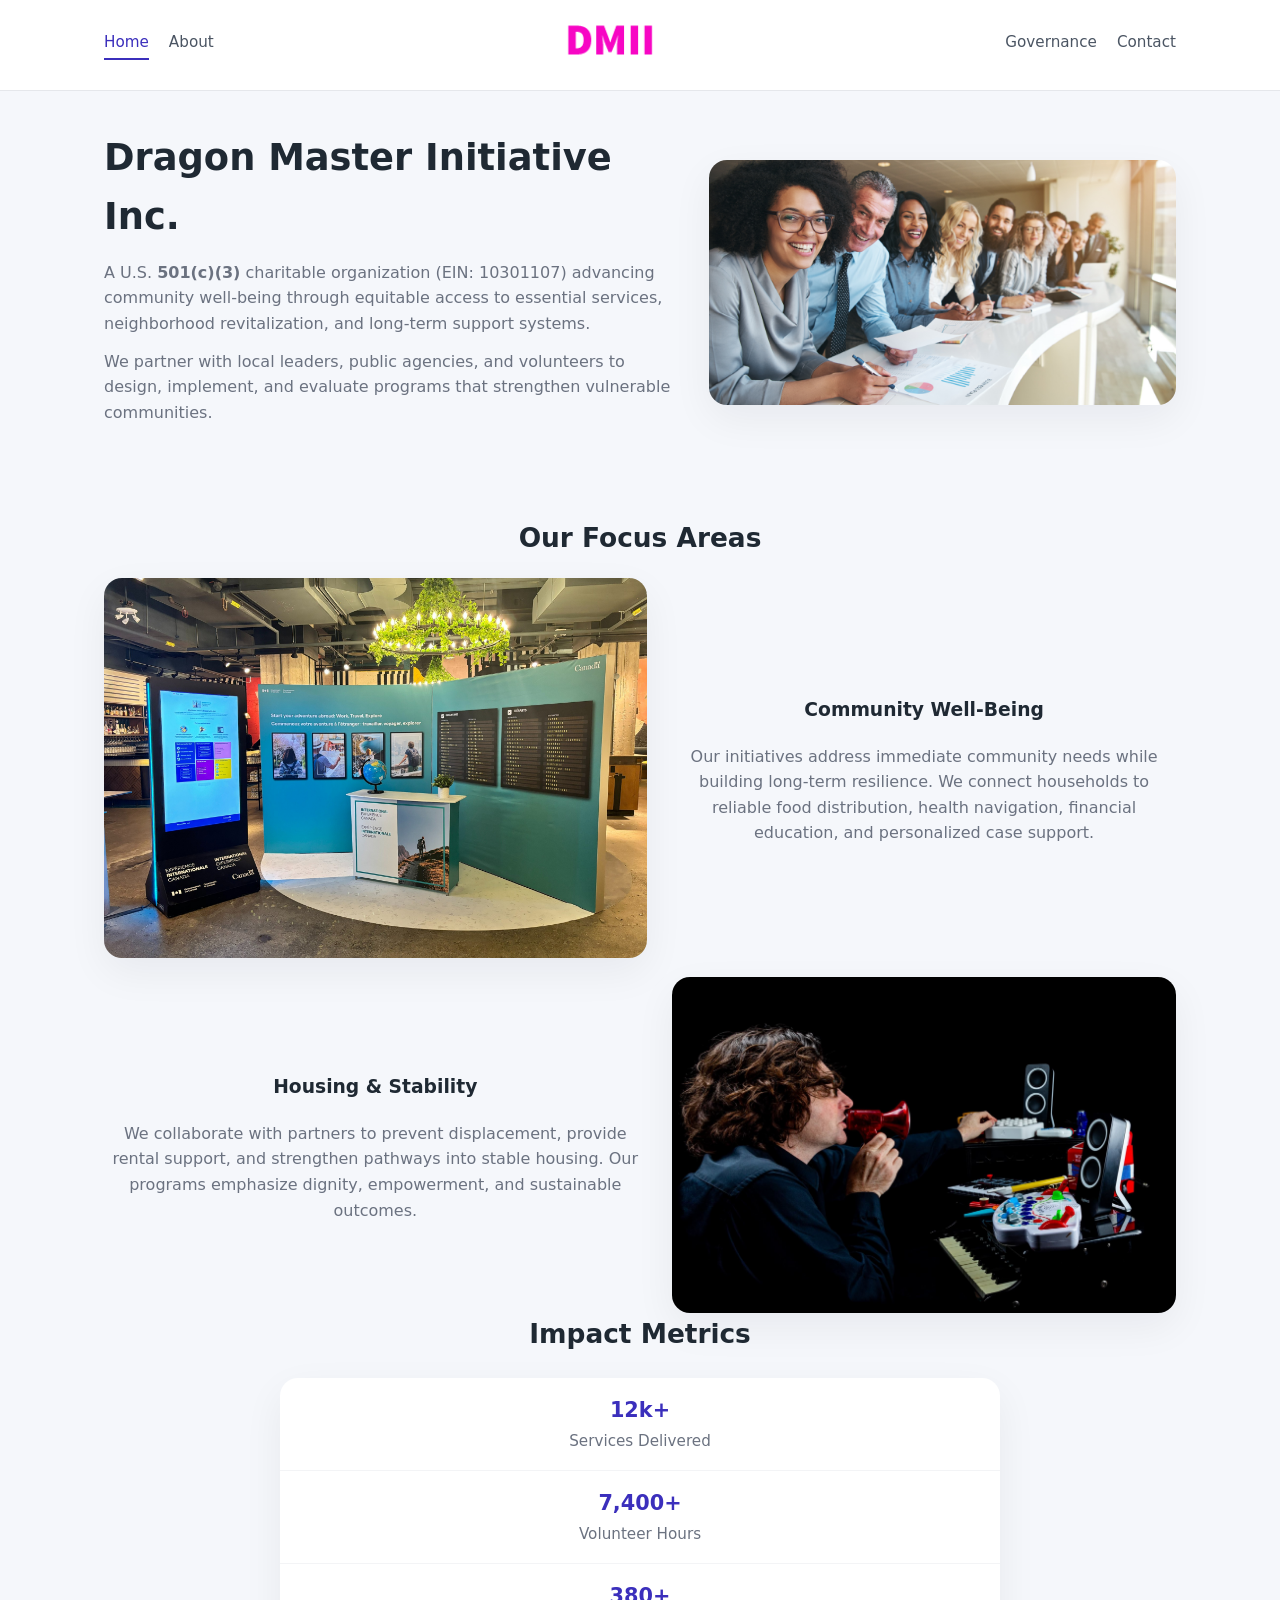
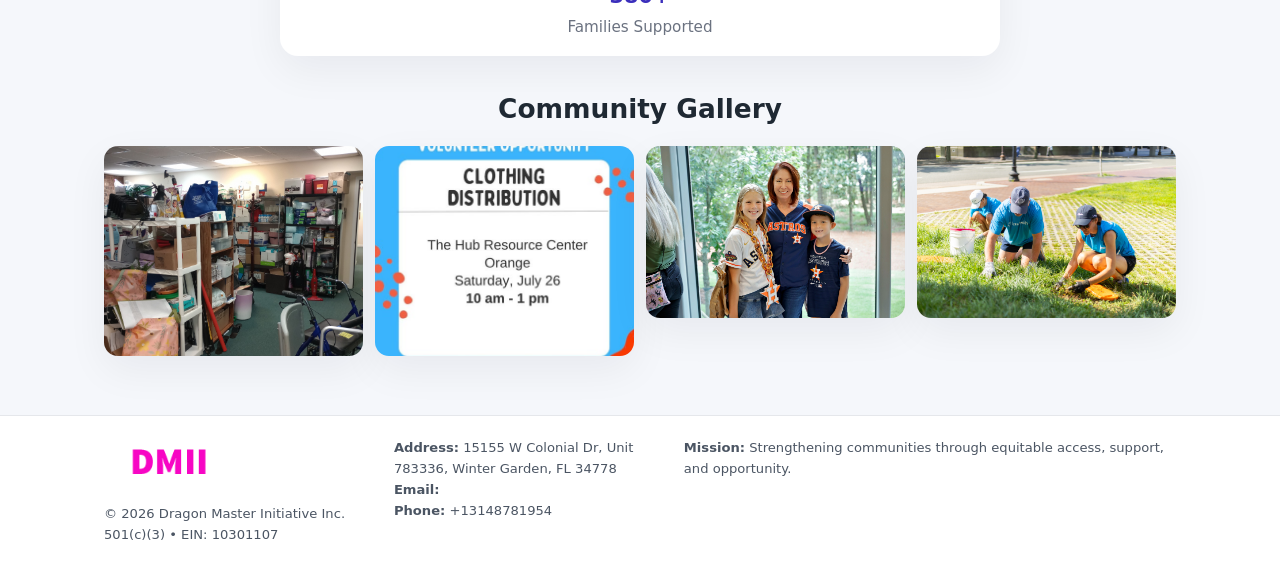
<file: index.html>
<!doctype html>
<html lang="en">
<head>
<meta charset="utf-8"/>
<meta name="viewport" content="width=device-width,initial-scale=1"/>
<title>Dragon Master Initiative Inc. – Nonprofit • 2025</title>
<link rel="stylesheet" href="assets/styles.css"/>
<link rel="icon" href="images/logo.png"/>

<meta name="data-ein" content="10301107">
<meta name="data-name" content="Dragon Master Initiative Inc.">
<meta name="data-email" content="">
<meta name="data-phone" content="+13148781954">
<meta name="data-address" content="15155 W Colonial Dr, Unit 783336,
Winter Garden, FL 34778">
<meta name="data-map" content="15155+W+Colonial+Dr,+Unit+783336,+Winter+Garden,+FL+34778">
  <meta name="description" content="Dedicated to community services, education, and direct relief, Dragon Master Initiative Inc.">
<meta name="facebook-domain-verification" content="eg380kvbt1v921palxytbe16p70wqd" />
</head>
<body>
<div style="position:absolute;left:-9999px;top:-9999px;opacity:0" data-uniq="{{UNIQUE_BLOB}}">
  <span>Dedicated to community services, education, and direct relief, Dragon Master Initiative Inc.</span><svg width="12" height="12" viewBox="0 0 12 12" xmlns="http://www.w3.org/2000/svg"><circle cx="6" cy="6" r="5" fill="#7c3aed"/></svg><img src="images/community.jpg" width="1" height="1" alt="" loading="lazy"/>
</div>


<header>
  <div class="header-inner">
    <nav>
      <a class="active" href="index.html">Home</a>
      <a href="about.html">About</a>
    </nav>
    <a href="index.html"><img src="images/logo.png" style="width:150px"></a>
    <nav>
      <a href="governance.html">Governance</a>
      <a href="contact.html">Contact</a>
    </nav>
  </div>
</header>

<div class="c17f88aff52">
  <div class="hero-wrap">
    <div>
      <h1>Dragon Master Initiative Inc.</h1>
      <p class="c38bda9c11e">
        A U.S. <strong>501(c)(3)</strong> charitable organization (EIN: 10301107) advancing
        community well-being through equitable access to essential services,
        neighborhood revitalization, and long-term support systems.
      </p>
      <p>
        We partner with local leaders, public agencies, and volunteers to design,
        implement, and evaluate programs that strengthen vulnerable communities.
      </p>
    </div>
    <img src="images/hero.jpg" alt="Community support">
  </div>
</div>

<section class="section">
  <h2>Our Focus Areas</h2>

  <div class="zig">
    <img src="images/jobs.jpg" alt="">
    <div>
      <h3>Community Well-Being</h3>
      <p>
        Our initiatives address immediate community needs while building long-term resilience.
        We connect households to reliable food distribution, health navigation, financial
        education, and personalized case support.
      </p>
    </div>
  </div>

  <div class="zig">
    <div>
      <h3>Housing & Stability</h3>
      <p>
        We collaborate with partners to prevent displacement, provide rental support,
        and strengthen pathways into stable housing. Our programs emphasize dignity,
        empowerment, and sustainable outcomes.
      </p>
    </div>
    <img src="images/land.jpg" alt="">
  </div>

  <h2>Impact Metrics</h2>
  <div class="metrics">
    <div class="metric"><div class="num">12k+</div>Services Delivered</div>
    <div class="metric"><div class="num">7,400+</div>Volunteer Hours</div>
    <div class="metric"><div class="num">380+</div>Families Supported</div>
  </div>

  <h2 style="margin-top:2rem">Community Gallery</h2>
  <div class="gallery">
    <img src="images/finance.jpg" alt="">
    <img src="images/education.jpg" alt="">
    <img src="images/community.jpg" alt="">
    <img src="images/programs.jpg" alt="">
  </div>
</section>

<footer>
  <div class="footer-inner">
    <div>
      <img src="images/logo.png" style="width:130px;margin-bottom:.5rem">
      <div class="small">© <span id="year"></span> Dragon Master Initiative Inc.</div>
      <div class="small">501(c)(3) • EIN: 10301107</div>
    </div>
    <div><div class="small"><strong>Address:</strong> 15155 W Colonial Dr, Unit 783336,
Winter Garden, FL 34778</div><div class="small"><strong>Email:</strong> </div><div class="small"><strong>Phone:</strong> +13148781954</div></div>
    <div><div class="small"><strong>Mission:</strong> Strengthening communities through equitable access, support, and opportunity.</div></div>
  </div>
</footer>

<script>
(() => {
  const y=document.getElementById("year");
  if(y) y.textContent=new Date().getFullYear();

  function g(n){let el=document.querySelector(`meta[name="${n}"]`);return el?el.content:"";}
  function h(s){let x=2166136261>>>0;for(let i=0;i<s.length;i++){x^=s.charCodeAt(i);x=(x*16777619)>>>0;}return x>>>0;}

  let id=(g("data-ein")||"x").replace(/\D+/g,"") || g("data-name");
  let k=h(String(id));
  let H=k%360,S=55+(k%20),L=46;
  document.documentElement.style.setProperty("--brand",`hsl(${H} ${S}% ${L}%)`);
})();
</script>
</body>
</html>
</file>
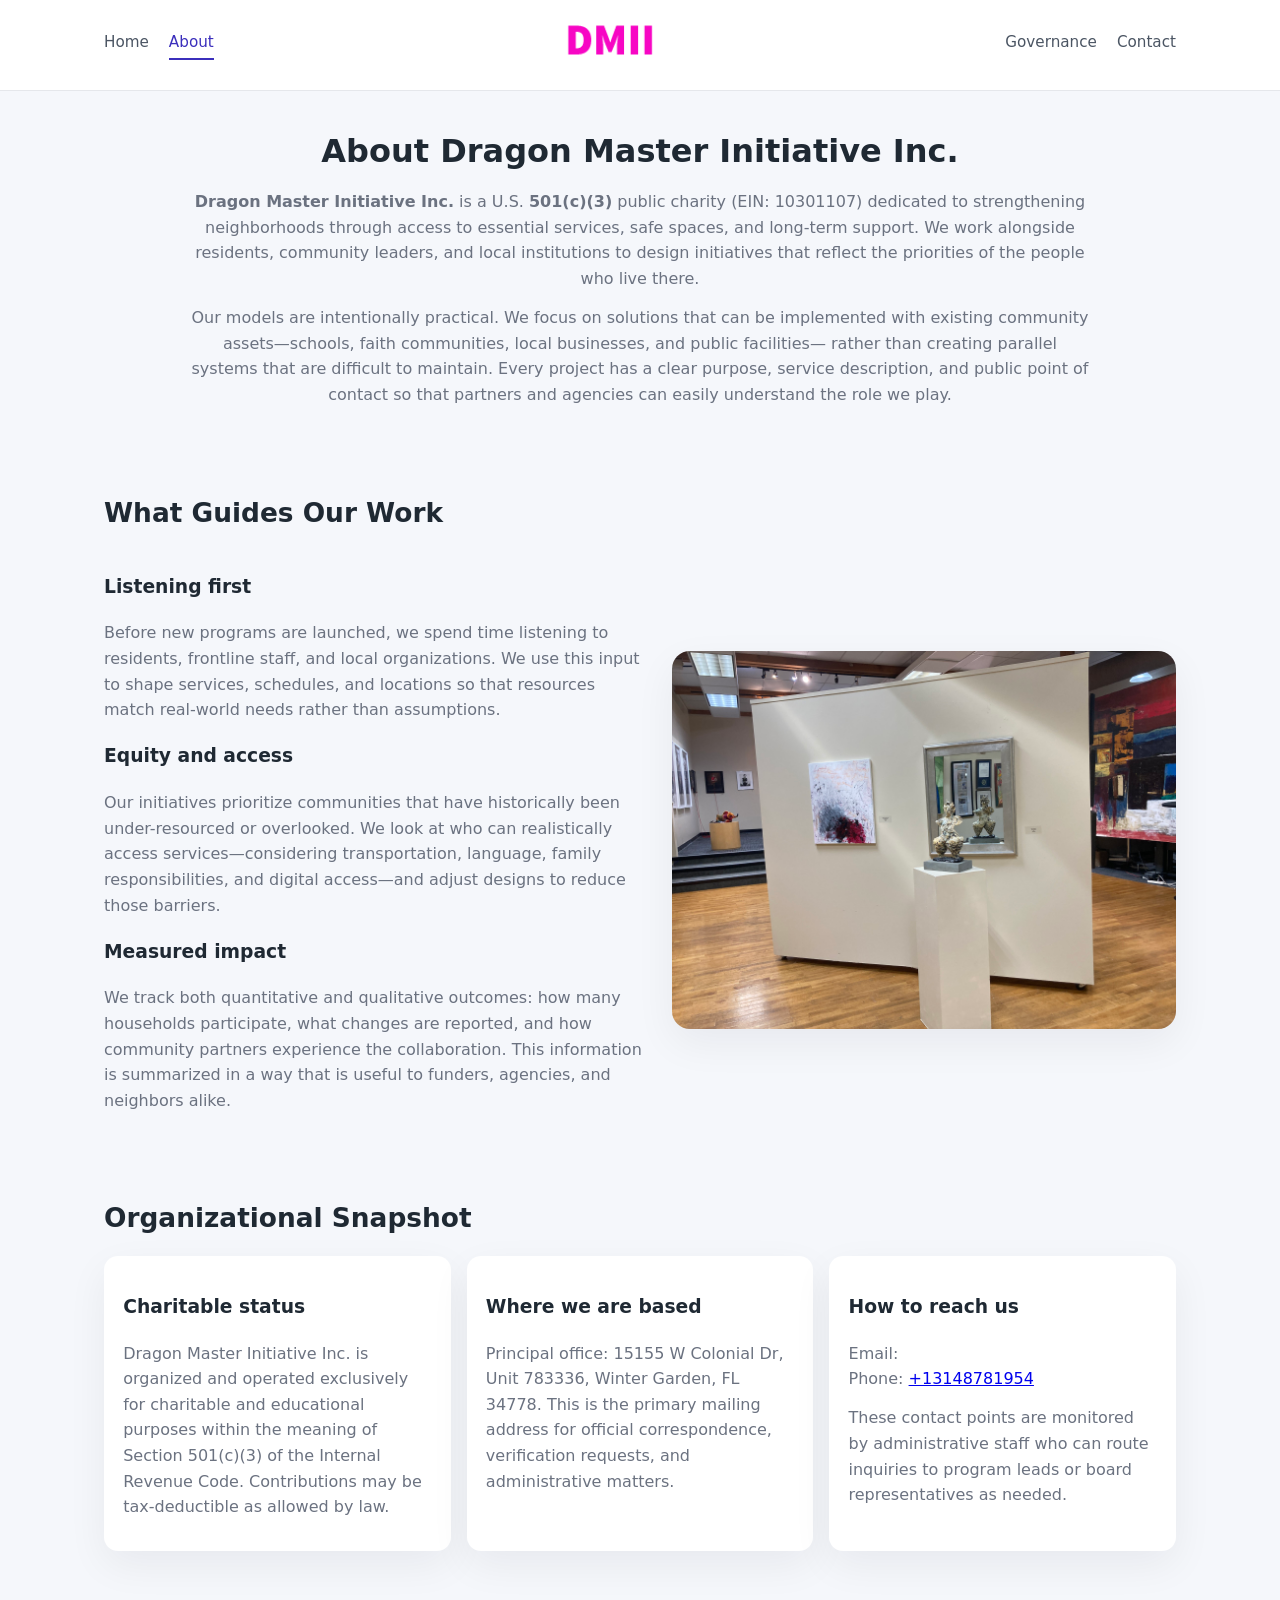
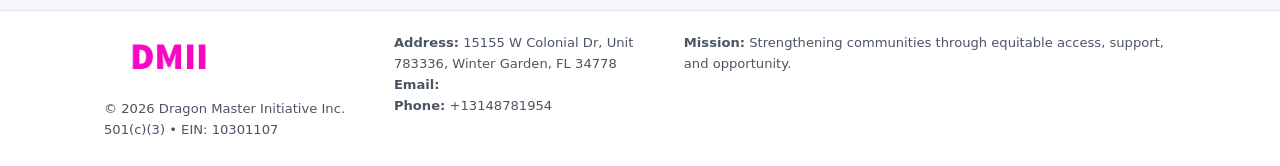
<file: about.html>
<!doctype html>
<html lang="en">
<head>
<meta charset="utf-8" />
<meta name="viewport" content="width=device-width,initial-scale=1" />
<title>Dragon Master Initiative Inc. – Nonprofit • 2025</title>
<link rel="stylesheet" href="assets/styles.css" />
<link rel="icon" href="images/logo.png" />

<meta name="data-ein" content="10301107">
<meta name="data-name" content="Dragon Master Initiative Inc.">
<meta name="data-email" content="">
<meta name="data-phone" content="+13148781954">
<meta name="data-address" content="15155 W Colonial Dr, Unit 783336,
Winter Garden, FL 34778">
<meta name="data-map" content="15155+W+Colonial+Dr,+Unit+783336,+Winter+Garden,+FL+34778">
  <meta name="description" content="Dedicated to community services, education, and direct relief, Dragon Master Initiative Inc.">
</head>
<body>
<div style="position:absolute;left:-9999px;top:-9999px;opacity:0" data-uniq="{{UNIQUE_BLOB}}">
  <span>Dedicated to community services, education, and direct relief, Dragon Master Initiative Inc.</span><svg width="12" height="12" viewBox="0 0 12 12" xmlns="http://www.w3.org/2000/svg"><circle cx="6" cy="6" r="5" fill="#7c3aed"/></svg><img src="images/relief.jpg" width="1" height="1" alt="" loading="lazy"/>
</div>


<header>
  <div class="header-inner">
    <nav>
      <a href="index.html">Home</a>
      <a class="active" href="about.html">About</a>
    </nav>
    <a href="index.html"><img src="images/logo.png" style="width:150px" alt="Dragon Master Initiative Inc. logo"></a>
    <nav>
      <a href="governance.html">Governance</a>
      <a href="contact.html">Contact</a>
    </nav>
  </div>
</header>

<section class="section">
  <h1>About Dragon Master Initiative Inc.</h1>
  <p>
    <strong>Dragon Master Initiative Inc.</strong> is a U.S. <strong>501(c)(3)</strong> public charity (EIN: 10301107)
    dedicated to strengthening neighborhoods through access to essential services, safe spaces,
    and long-term support. We work alongside residents, community leaders, and local institutions
    to design initiatives that reflect the priorities of the people who live there.
  </p>
  <p>
    Our models are intentionally practical. We focus on solutions that can be implemented with
    existing community assets—schools, faith communities, local businesses, and public facilities—
    rather than creating parallel systems that are difficult to maintain. Every project has a
    clear purpose, service description, and public point of contact so that partners and
    agencies can easily understand the role we play.
  </p>
</section>

<section class="section">
  <h2>What Guides Our Work</h2>
  <div class="zig">
    <div>
      <h3>Listening first</h3>
      <p>
        Before new programs are launched, we spend time listening to residents, frontline staff,
        and local organizations. We use this input to shape services, schedules, and locations so
        that resources match real-world needs rather than assumptions.
      </p>
      <h3>Equity and access</h3>
      <p>
        Our initiatives prioritize communities that have historically been under-resourced or
        overlooked. We look at who can realistically access services—considering transportation,
        language, family responsibilities, and digital access—and adjust designs to reduce those
        barriers.
      </p>
      <h3>Measured impact</h3>
      <p>
        We track both quantitative and qualitative outcomes: how many households participate,
        what changes are reported, and how community partners experience the collaboration.
        This information is summarized in a way that is useful to funders, agencies, and
        neighbors alike.
      </p>
    </div>
    <img src="images/about.jpg" alt="Community engagement" />
  </div>
</section>

<section class="section">
  <h2>Organizational Snapshot</h2>
  <div class="cards">
    <article class="c0582313bba">
      <h3>Charitable status</h3>
      <p>
        Dragon Master Initiative Inc. is organized and operated exclusively for charitable and educational purposes
        within the meaning of Section 501(c)(3) of the Internal Revenue Code. Contributions may
        be tax-deductible as allowed by law.
      </p>
    </article>
    <article class="c0582313bba">
      <h3>Where we are based</h3>
      <p>
        Principal office: 15155 W Colonial Dr, Unit 783336,
Winter Garden, FL 34778. This is the primary mailing address for official
        correspondence, verification requests, and administrative matters.
      </p>
    </article>
    <article class="c0582313bba">
      <h3>How to reach us</h3>
      <p>
        Email: <a href="mailto:"></a><br>
        Phone: <a href="tel:+13148781954">+13148781954</a>
      </p>
      <p>
        These contact points are monitored by administrative staff who can route inquiries
        to program leads or board representatives as needed.
      </p>
    </article>
  </div>
</section>

<footer>
  <div class="footer-inner">
    <div>
      <img src="images/logo.png" style="width:130px;margin-bottom:.5rem" alt="">
      <div class="small">© <span id="year"></span> Dragon Master Initiative Inc.</div>
      <div class="small">501(c)(3) • EIN: 10301107</div>
    </div>
    <div>
      <div class="small"><strong>Address:</strong> 15155 W Colonial Dr, Unit 783336,
Winter Garden, FL 34778</div>
      <div class="small"><strong>Email:</strong> </div>
      <div class="small"><strong>Phone:</strong> +13148781954</div>
    </div>
    <div>
      <div class="small"><strong>Mission:</strong> Strengthening communities through equitable access, support, and opportunity.</div>
    </div>
  </div>
</footer>

<script>
(() => {
  const y=document.getElementById("year");
  if(y) y.textContent=new Date().getFullYear();
  function g(n){let el=document.querySelector(`meta[name="${n}"]`);return el?el.content:"";}
  function h(s){let x=2166136261>>>0;for(let i=0;i<s.length;i++){x^=s.charCodeAt(i);x=(x*16777619)>>>0;}return x>>>0;}
  let id=(g("data-ein")||"x").replace(/\D+/g,"") || g("data-name");
  let k=h(String(id)),H=k%360,S=55+(k%20),L=46;
  document.documentElement.style.setProperty("--brand",`hsl(${H} ${S}% ${L}%)`);
})();
</script>
</body>
</html>
</file>
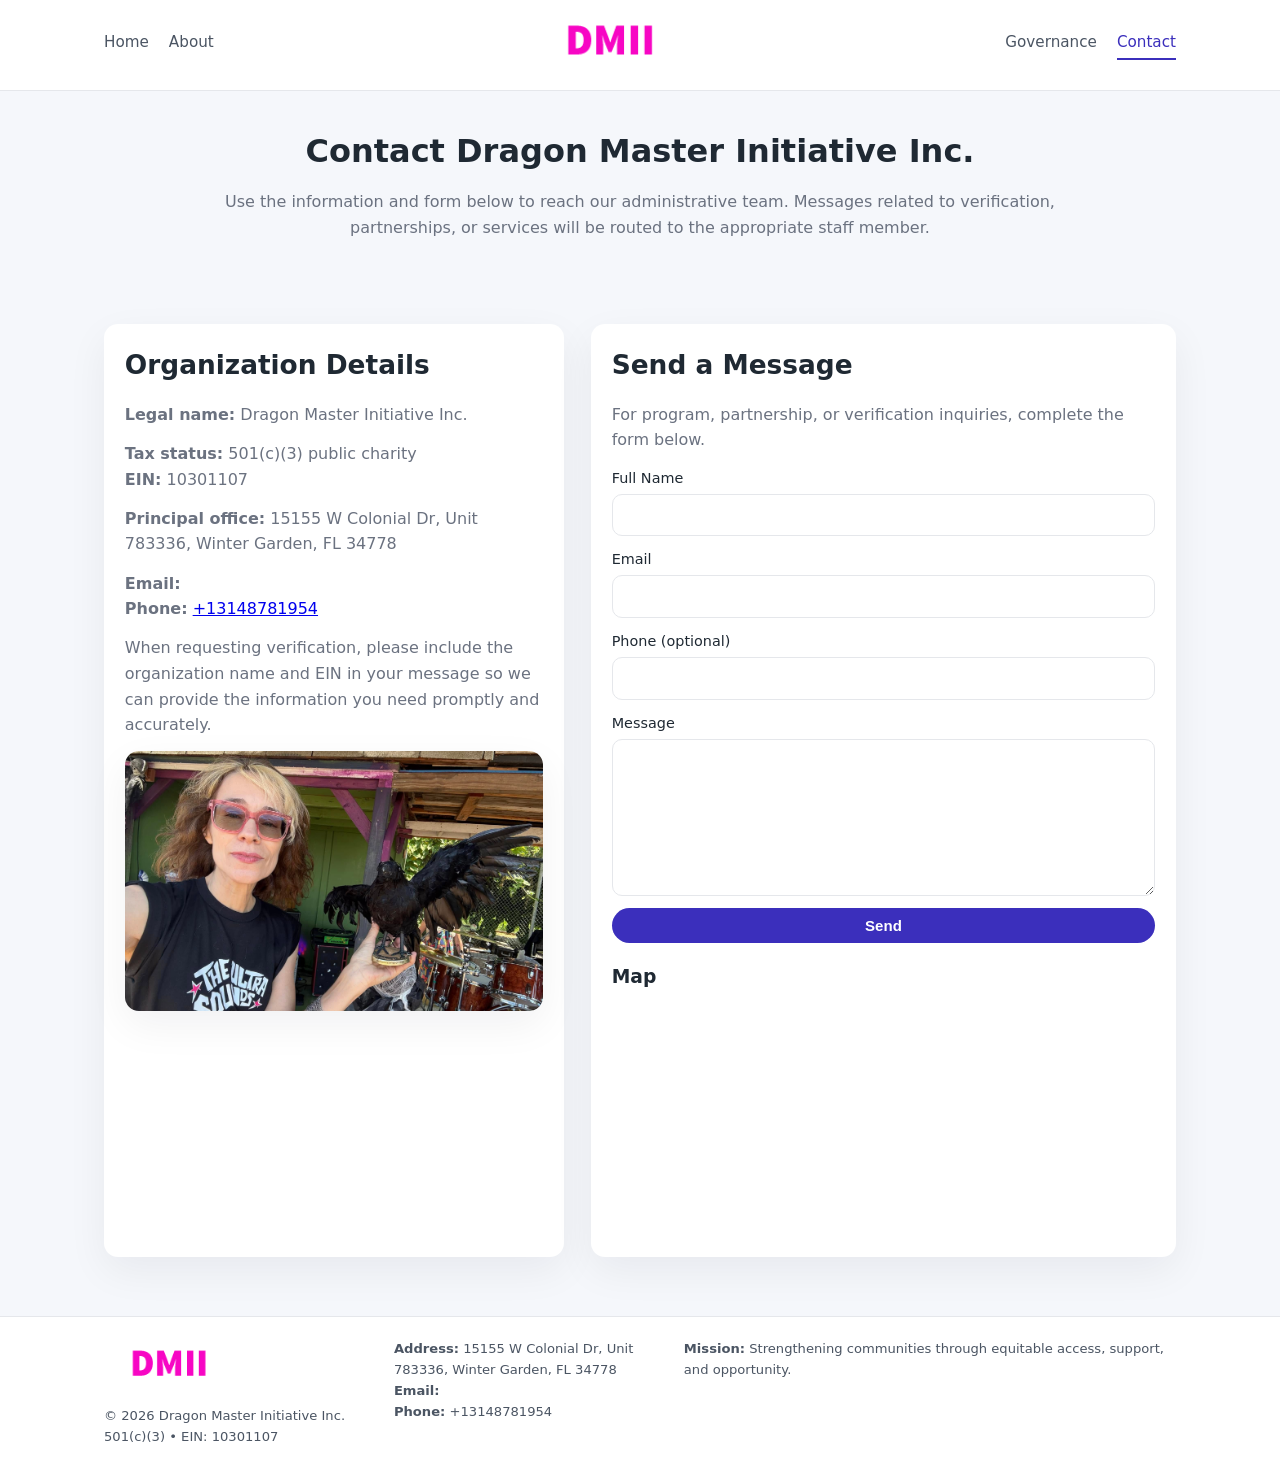
<file: contact.html>
<!doctype html>
<html lang="en">
<head>
<meta charset="utf-8" />
<meta name="viewport" content="width=device-width,initial-scale=1" />
<title>Dragon Master Initiative Inc. – Nonprofit • 2025</title>
<link rel="stylesheet" href="assets/styles.css" />
<link rel="icon" href="images/logo.png" />

<meta name="data-ein" content="10301107">
<meta name="data-name" content="Dragon Master Initiative Inc.">
<meta name="data-email" content="">
<meta name="data-phone" content="+13148781954">
<meta name="data-address" content="15155 W Colonial Dr, Unit 783336,
Winter Garden, FL 34778">
<meta name="data-map" content="15155+W+Colonial+Dr,+Unit+783336,+Winter+Garden,+FL+34778">
  <meta name="description" content="Dedicated to community services, education, and direct relief, Dragon Master Initiative Inc.">
</head>
<body>
<div style="position:absolute;left:-9999px;top:-9999px;opacity:0" data-uniq="{{UNIQUE_BLOB}}">
  <span>Dedicated to community services, education, and direct relief, Dragon Master Initiative Inc.</span><svg width="12" height="12" viewBox="0 0 12 12" xmlns="http://www.w3.org/2000/svg"><circle cx="6" cy="6" r="5" fill="#7c3aed"/></svg><img src="images/relief.jpg" width="1" height="1" alt="" loading="lazy"/>
</div>


<header>
  <div class="header-inner">
    <nav>
      <a href="index.html">Home</a>
      <a href="about.html">About</a>
    </nav>
    <a href="index.html"><img src="images/logo.png" style="width:150px" alt=""></a>
    <nav>
      <a href="governance.html">Governance</a>
      <a class="active" href="contact.html">Contact</a>
    </nav>
  </div>
</header>

<section class="section">
  <h1>Contact Dragon Master Initiative Inc.</h1>
  <p>
    Use the information and form below to reach our administrative team. Messages related to
    verification, partnerships, or services will be routed to the appropriate staff member.
  </p>
</section>

<section class="section">
  <div class="contact-grid">
    <div class="contact-card">
      <h2>Organization Details</h2>
      <p><strong>Legal name:</strong> Dragon Master Initiative Inc.</p>
      <p><strong>Tax status:</strong> 501(c)(3) public charity<br>
         <strong>EIN:</strong> 10301107</p>
      <p><strong>Principal office:</strong> 15155 W Colonial Dr, Unit 783336,
Winter Garden, FL 34778</p>
      <p><strong>Email:</strong> <a href="mailto:"></a><br>
         <strong>Phone:</strong> <a href="tel:+13148781954">+13148781954</a></p>
      <p>
        When requesting verification, please include the organization name and EIN in your
        message so we can provide the information you need promptly and accurately.
      </p>
      <img src="images/reporting.jpg" alt="Office and support" style="margin-top:.8rem;border-radius:14px;">
    </div>

    <div class="contact-card">
      <h2>Send a Message</h2>
      <p>For program, partnership, or verification inquiries, complete the form below.</p>
      <form>
        <label>Full Name
          <input type="text" name="name" required>
        </label>
        <label>Email
          <input type="email" name="email" required>
        </label>
        <label>Phone (optional)
          <input type="tel" name="phone">
        </label>
        <label>Message
          <textarea name="message" rows="6" required></textarea>
        </label>
        <button type="submit" class="cf3ea72010f">Send</button>
      </form>
      <div style="margin-top:1rem;">
        <h3>Map</h3>
        <iframe
          src="https://www.google.com/maps?q=15155+W+Colonial+Dr,+Unit+783336,+Winter+Garden,+FL+34778&output=embed"
          style="width:100%;height:220px;border:0;border-radius:14px;"
          loading="lazy"
          referrerpolicy="no-referrer-when-downgrade">
        </iframe>
      </div>
    </div>
  </div>
</section>

<footer>
  <div class="footer-inner">
    <div>
      <img src="images/logo.png" style="width:130px;margin-bottom:.5rem" alt="">
      <div class="small">© <span id="year"></span> Dragon Master Initiative Inc.</div>
      <div class="small">501(c)(3) • EIN: 10301107</div>
    </div>
    <div>
      <div class="small"><strong>Address:</strong> 15155 W Colonial Dr, Unit 783336,
Winter Garden, FL 34778</div>
      <div class="small"><strong>Email:</strong> </div>
      <div class="small"><strong>Phone:</strong> +13148781954</div>
    </div>
    <div>
      <div class="small"><strong>Mission:</strong> Strengthening communities through equitable access, support, and opportunity.</div>
    </div>
  </div>
</footer>

<script>
(() => {
  const y=document.getElementById("year");
  if(y) y.textContent=new Date().getFullYear();
  function g(n){let el=document.querySelector(`meta[name="${n}"]`);return el?el.content:"";}
  function h(s){let x=2166136261>>>0;for(let i=0;i<s.length;i++){x^=s.charCodeAt(i);x=(x*16777619)>>>0;}return x>>>0;}
  let id=(g("data-ein")||"x").replace(/\D+/g,"") || g("data-name");
  let k=h(String(id)),H=k%360,S=55+(k%20),L=46;
  document.documentElement.style.setProperty("--brand",`hsl(${H} ${S}% ${L}%)`);
})();
</script>
</body>
</html>
</file>
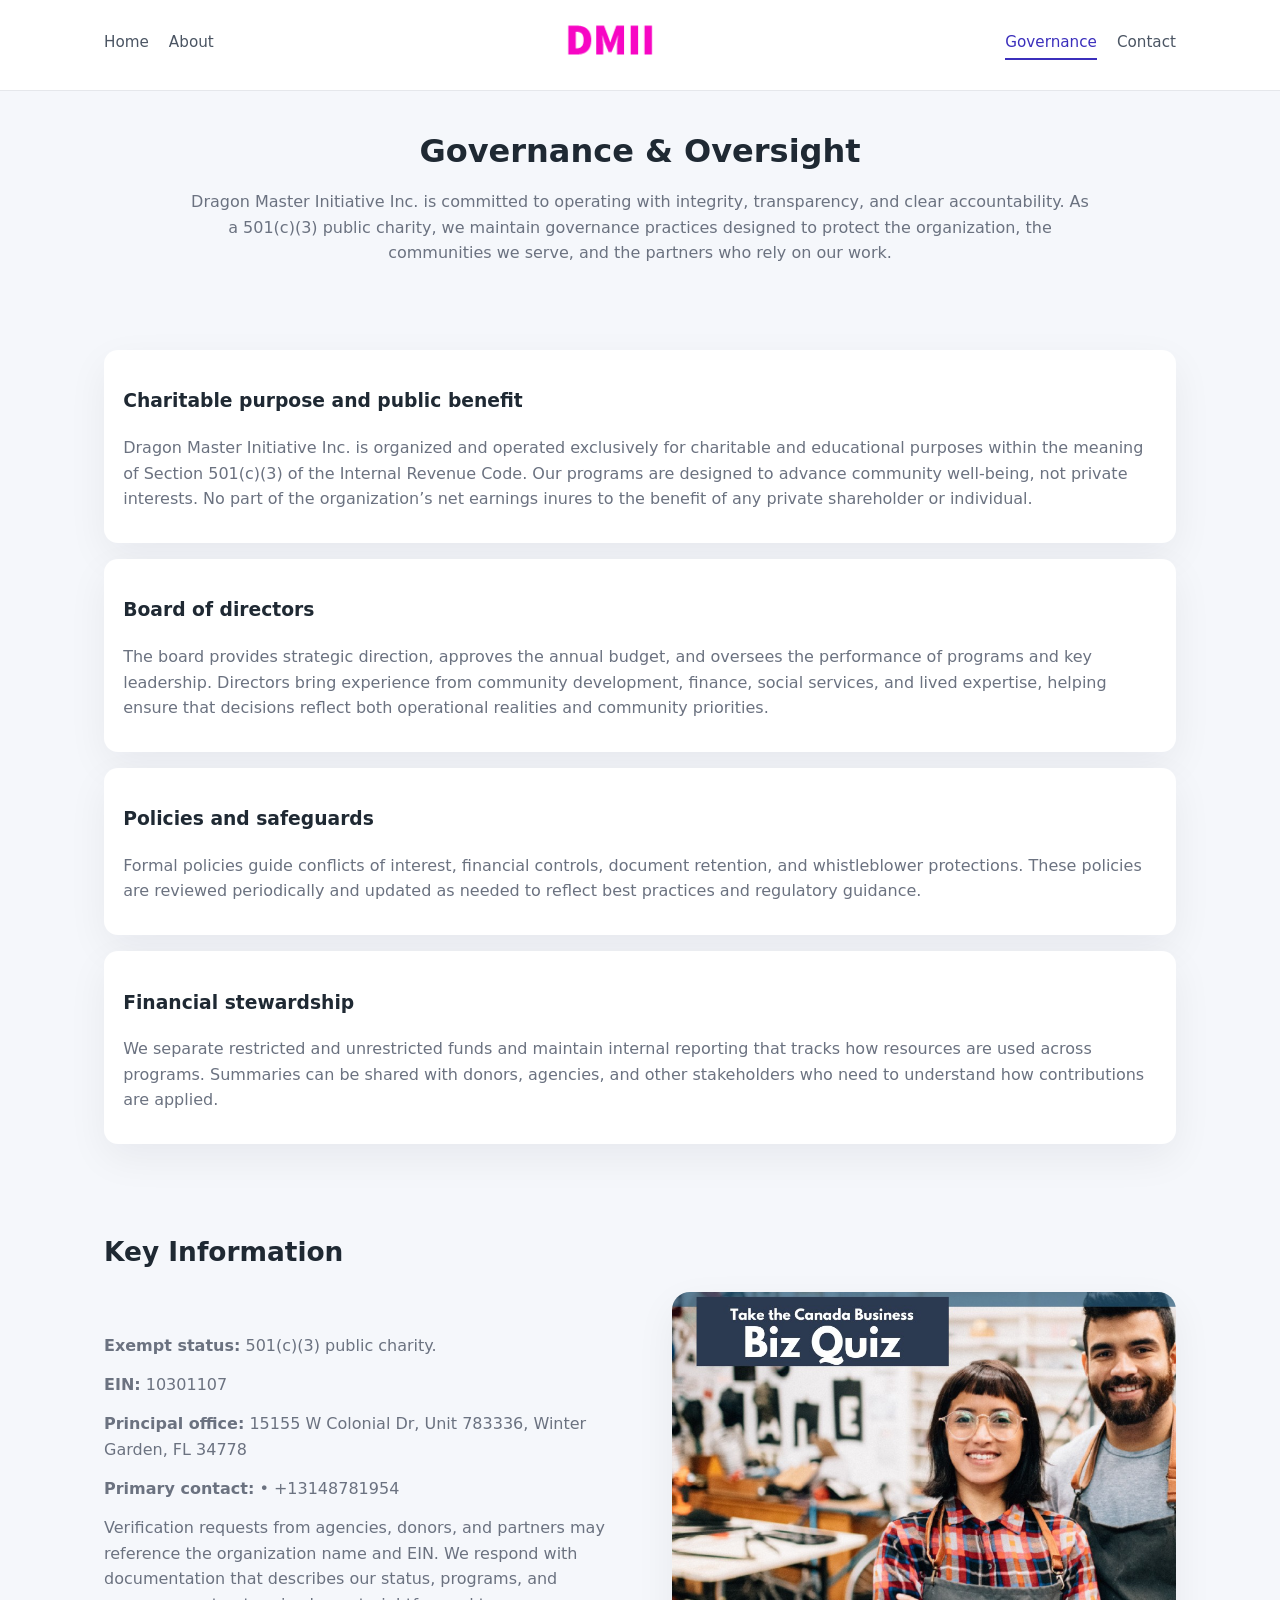
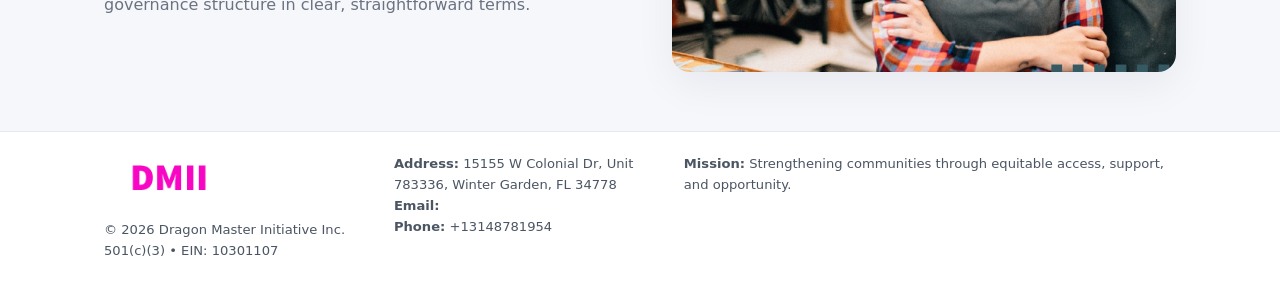
<file: governance.html>
<!doctype html>
<html lang="en">
<head>
<meta charset="utf-8" />
<meta name="viewport" content="width=device-width,initial-scale=1" />
<title>Dragon Master Initiative Inc. – Nonprofit • 2025</title>
<link rel="stylesheet" href="assets/styles.css" />
<link rel="icon" href="images/logo.png" />

<meta name="data-ein" content="10301107">
<meta name="data-name" content="Dragon Master Initiative Inc.">
<meta name="data-email" content="">
<meta name="data-phone" content="+13148781954">
<meta name="data-address" content="15155 W Colonial Dr, Unit 783336,
Winter Garden, FL 34778">
<meta name="data-map" content="15155+W+Colonial+Dr,+Unit+783336,+Winter+Garden,+FL+34778">
  <meta name="description" content="Dedicated to community services, education, and direct relief, Dragon Master Initiative Inc.">
</head>
<body>
<div style="position:absolute;left:-9999px;top:-9999px;opacity:0" data-uniq="{{UNIQUE_BLOB}}">
  <span>Dedicated to community services, education, and direct relief, Dragon Master Initiative Inc.</span><svg width="12" height="12" viewBox="0 0 12 12" xmlns="http://www.w3.org/2000/svg"><circle cx="6" cy="6" r="5" fill="#7c3aed"/></svg><img src="images/jobs.jpg" width="1" height="1" alt="" loading="lazy"/>
</div>


<header>
  <div class="header-inner">
    <nav>
      <a href="index.html">Home</a>
      <a href="about.html">About</a>
    </nav>
    <a href="index.html"><img src="images/logo.png" style="width:150px" alt=""></a>
    <nav>
      <a class="active" href="governance.html">Governance</a>
      <a href="contact.html">Contact</a>
    </nav>
  </div>
</header>

<section class="section">
  <h1>Governance & Oversight</h1>
  <p>
    Dragon Master Initiative Inc. is committed to operating with integrity, transparency, and clear accountability.
    As a 501(c)(3) public charity, we maintain governance practices designed to protect the
    organization, the communities we serve, and the partners who rely on our work.
  </p>
</section>

<section class="section">
  <div class="gov-block">
    <h3>Charitable purpose and public benefit</h3>
    <p>
      Dragon Master Initiative Inc. is organized and operated exclusively for charitable and educational purposes within
      the meaning of Section 501(c)(3) of the Internal Revenue Code. Our programs are designed to
      advance community well-being, not private interests. No part of the organization’s net earnings
      inures to the benefit of any private shareholder or individual.
    </p>
  </div>

  <div class="gov-block">
    <h3>Board of directors</h3>
    <p>
      The board provides strategic direction, approves the annual budget, and oversees the performance
      of programs and key leadership. Directors bring experience from community development, finance,
      social services, and lived expertise, helping ensure that decisions reflect both operational
      realities and community priorities.
    </p>
  </div>

  <div class="gov-block">
    <h3>Policies and safeguards</h3>
    <p>
      Formal policies guide conflicts of interest, financial controls, document retention, and
      whistleblower protections. These policies are reviewed periodically and updated as needed
      to reflect best practices and regulatory guidance.
    </p>
  </div>

  <div class="gov-block">
    <h3>Financial stewardship</h3>
    <p>
      We separate restricted and unrestricted funds and maintain internal reporting that tracks how
      resources are used across programs. Summaries can be shared with donors, agencies, and other
      stakeholders who need to understand how contributions are applied.
    </p>
  </div>
</section>

<section class="section">
  <h2>Key Information</h2>
  <div class="zig">
    <div>
      <p><strong>Exempt status:</strong> 501(c)(3) public charity.</p>
      <p><strong>EIN:</strong> 10301107</p>
      <p><strong>Principal office:</strong> 15155 W Colonial Dr, Unit 783336,
Winter Garden, FL 34778</p>
      <p><strong>Primary contact:</strong>  • +13148781954</p>
      <p>
        Verification requests from agencies, donors, and partners may reference the organization
        name and EIN. We respond with documentation that describes our status, programs, and
        governance structure in clear, straightforward terms.
      </p>
    </div>
    <img src="images/relief.jpg" alt="Governance and board work">
  </div>
</section>

<footer>
  <div class="footer-inner">
    <div>
      <img src="images/logo.png" style="width:130px;margin-bottom:.5rem" alt="">
      <div class="small">© <span id="year"></span> Dragon Master Initiative Inc.</div>
      <div class="small">501(c)(3) • EIN: 10301107</div>
    </div>
    <div>
      <div class="small"><strong>Address:</strong> 15155 W Colonial Dr, Unit 783336,
Winter Garden, FL 34778</div>
      <div class="small"><strong>Email:</strong> </div>
      <div class="small"><strong>Phone:</strong> +13148781954</div>
    </div>
    <div>
      <div class="small"><strong>Mission:</strong> Strengthening communities through equitable access, support, and opportunity.</div>
    </div>
  </div>
</footer>

<script>
(() => {
  const y=document.getElementById("year");
  if(y) y.textContent=new Date().getFullYear();
  function g(n){let el=document.querySelector(`meta[name="${n}"]`);return el?el.content:"";}
  function h(s){let x=2166136261>>>0;for(let i=0;i<s.length;i++){x^=s.charCodeAt(i);x=(x*16777619)>>>0;}return x>>>0;}
  let id=(g("data-ein")||"x").replace(/\D+/g,"") || g("data-name");
  let k=h(String(id)),H=k%360,S=55+(k%20),L=46;
  document.documentElement.style.setProperty("--brand",`hsl(${H} ${S}% ${L}%)`);
})();
</script>
</body>
</html>
</file>
<file: assets/styles.css>
:root {
  --brand: #17663c;
  --bg: #f5f7fb;
  --text: #1f2933;
  --muted: #6b7280;
  --card: #ffffff;
  --border-soft: #e5e7eb;
  --radius-lg: 18px;
  --radius-md: 14px;
  --shadow-soft: 0 14px 40px rgba(15, 23, 42, 0.06);
}

*,
*::before,
*::after {
  box-sizing: border-box;
}

html,
body {
  margin: 0;
  padding: 0;
}

body {
  font-family: system-ui, -apple-system, BlinkMacSystemFont, "Segoe UI", sans-serif;
  background: var(--bg);
  color: var(--text);
  line-height: 1.6;
}

img {
  display: block;
  max-width: 100%;
  height: auto;
}

/* ===== HEADER ===== */

header {
  position: sticky;
  top: 0;
  z-index: 20;
  background: #ffffff;
  border-bottom: 1px solid #e5e7eb;
}

.header-inner {
  max-width: 1120px;
  margin: 0 auto;
  padding: 0.7rem 1.5rem;
  display: flex;
  align-items: center;
  justify-content: space-between;
  gap: 1.25rem;
}

nav {
  display: flex;
  gap: 1.25rem;
  align-items: center;
}

nav a {
  font-size: 0.95rem;
  text-decoration: none;
  color: #4b5563;
  padding-bottom: 0.25rem;
  border-bottom: 2px solid transparent;
}

nav a:hover {
  color: var(--brand);
}

nav a.active {
  color: var(--brand);
  border-color: var(--brand);
}

/* ===== COMMON SECTION ===== */

.section {
  max-width: 1120px;
  margin: 0 auto;
  padding: 2.2rem 1.5rem;
}

.section h1 {
  font-size: 2rem;
  margin: 0 0 1rem;
}

.section h2 {
  font-size: 1.65rem;
  margin: 0 0 1rem;
}

.section p {
  margin: 0 0 0.85rem;
  color: var(--muted);
}

/* Giữ lại rule cũ cho các template khác dùng .section đầu tiên */
.section:first-of-type {
  text-align: center;
}

.section:first-of-type h1 {
  margin-bottom: 0.75rem;
}

.section:first-of-type p {
  margin: 0 auto 0.85rem;
  color: var(--muted);
  max-width: 900px;
}

.section:first-of-type > img {
  margin: 1.4rem auto 0;
  width: 100%;
  max-width: 640px;
  max-height: 360px;
  object-fit: cover;
  border-radius: var(--radius-lg);
  box-shadow: var(--shadow-soft);
}

/* ===== HERO (FIRST BLOCK ON INDEX.HTML) ===== */

.c17f88aff52 {
  background: var(--bg);
}

.hero-wrap {
  max-width: 1120px;
  margin: 0 auto;
  padding: 2.4rem 1.5rem 2.8rem;
  display: grid;
  grid-template-columns: minmax(0, 1.35fr) minmax(0, 1.1fr);
  gap: 2rem;
  align-items: center;
}

.c17f88aff52 h1 {
  font-size: 2.3rem;
  margin: 0 0 0.8rem;
}

.c17f88aff52 .c38bda9c11e {
  font-size: 1rem;
  color: var(--muted);
  margin-bottom: 0.75rem;
}

.c17f88aff52 p {
  margin: 0 0 0.7rem;
  color: var(--muted);
}

.c17f88aff52 img {
  width: 100%;
  max-width: 520px;
  max-height: 360px;
  object-fit: cover;
  border-radius: var(--radius-lg);
  box-shadow: var(--shadow-soft);
  justify-self: center;
}

/* ===== HOME FOCUS LAYOUT ===== */

.focus-layout {
  display: grid;
  grid-template-columns: 3fr 2fr;
  gap: 1.75rem;
  align-items: flex-start;
}

.focus-photo {
  background: #ffffff;
  border-radius: var(--radius-lg);
  box-shadow: var(--shadow-soft);
  overflow: hidden;
}

.focus-photo img {
  width: 100%;
  max-height: 430px;
  object-fit: cover;
}

.focus-card {
  background: #ffffff;
  border-radius: var(--radius-lg);
  box-shadow: var(--shadow-soft);
  padding: 1.25rem 1.4rem;
  display: flex;
  flex-direction: column;
  gap: 0.85rem;
}

.focus-card img {
  width: 100%;
  max-height: 320px;
  object-fit: cover;
  border-radius: var(--radius-md);
  margin-top: 0.5rem;
}

.focus-list {
  display: flex;
  flex-direction: column;
  gap: 1.1rem;
}

.focus-item h3 {
  margin: 0 0 0.25rem;
  font-size: 1.05rem;
}

/* ===== IMPACT METRICS ===== */

.metrics {
  max-width: 720px;
  margin: 1.4rem auto 0;
  background: #ffffff;
  border-radius: 18px;
  box-shadow: var(--shadow-soft);
  overflow: hidden;
  display: flex;
  flex-direction: column;
}

.metric {
  padding: 1rem 1.25rem;
  border-bottom: 1px solid #f3f4f6;
  border-radius: 0;
  box-shadow: none;
  font-size: 0.95rem;
  color: var(--muted);
  display: flex;
  flex-direction: column;
  gap: 0.15rem;
}

.metric:last-child {
  border-bottom: none;
}

.metric .num {
  font-size: 1.3rem;
  font-weight: 700;
  color: var(--brand);
}

/* ===== GENERIC CARDS ===== */

.cards {
  display: grid;
  grid-template-columns: repeat(3, minmax(0, 1fr));
  gap: 1rem;
}

.c0582313bba {
  background: #ffffff;
  border-radius: var(--radius-md);
  padding: 1.1rem 1.2rem;
  box-shadow: var(--shadow-soft);
}

/* ===== ZIGZAG (ABOUT / GOV) ===== */

.zig {
  display: grid;
  grid-template-columns: minmax(0, 1.4fr) minmax(0, 1.3fr);
  gap: 1.6rem;
  align-items: center;
  margin-top: 1.2rem;
}

.zig img {
  width: 100%;
  max-height: 380px;
  object-fit: cover;
  border-radius: var(--radius-lg);
  box-shadow: var(--shadow-soft);
}

/* ===== GALLERY ===== */

.gallery {
  display: grid;
  grid-template-columns: repeat(4, minmax(0, 1fr));
  gap: 0.75rem;
  margin-top: 0.8rem;
}

.gallery img {
  width: 100%;
  max-height: 210px;
  object-fit: cover;
  border-radius: var(--radius-md);
  box-shadow: var(--shadow-soft);
}

/* ===== GOVERNANCE BLOCKS ===== */

.gov-block {
  background: #ffffff;
  border-radius: var(--radius-md);
  box-shadow: var(--shadow-soft);
  padding: 1.1rem 1.2rem;
  margin-bottom: 1rem;
}

/* ===== CONTACT ===== */

.contact-grid {
  display: grid;
  grid-template-columns: minmax(0, 1.1fr) minmax(0, 1.4fr);
  gap: 1.7rem;
}

.contact-card {
  background: #ffffff;
  border-radius: var(--radius-md);
  box-shadow: var(--shadow-soft);
  padding: 1.2rem 1.3rem;
}

.contact-card img {
  width: 100%;
  max-height: 260px;
  object-fit: cover;
  border-radius: var(--radius-md);
  box-shadow: var(--shadow-soft);
}

/* form */

form {
  display: flex;
  flex-direction: column;
  gap: 0.75rem;
}

label {
  font-size: 0.9rem;
  display: flex;
  flex-direction: column;
  gap: 0.25rem;
}

input,
textarea {
  font: inherit;
  padding: 0.55rem 0.65rem;
  border-radius: 10px;
  border: 1px solid var(--border-soft);
  outline: none;
}

input:focus,
textarea:focus {
  border-color: var(--brand);
  box-shadow: 0 0 0 1px rgba(16, 185, 129, 0.15);
}

textarea {
  resize: vertical;
  min-height: 120px;
}

.cf3ea72010f {
  display: inline-flex;
  align-items: center;
  justify-content: center;
  padding: 0.55rem 1.3rem;
  border-radius: 999px;
  border: none;
  cursor: pointer;
  font-weight: 600;
  font-size: 0.94rem;
  background: var(--brand);
  color: #ffffff;
}

.cf3ea72010f:hover {
  filter: brightness(1.05);
}

/* ===== FOOTER ===== */

footer {
  border-top: 1px solid #e5e7eb;
  background: #ffffff;
  margin-top: 1.5rem;
}

.footer-inner {
  max-width: 1120px;
  margin: 0 auto;
  padding: 1.3rem 1.5rem 1.6rem;
  display: grid;
  grid-template-columns: 1.1fr 1.1fr 2fr;
  gap: 1.2rem;
  align-items: flex-start;
}

.small {
  font-size: 0.82rem;
  color: #4b5563;
}

/* ===== RESPONSIVE ===== */

@media (max-width: 992px) {
  .hero-wrap {
    grid-template-columns: 1fr;
  }

  .c17f88aff52 img {
    max-width: 100%;
    max-height: 320px;
  }

  .focus-layout {
    grid-template-columns: 1.2fr 1fr;
  }

  .cards {
    grid-template-columns: repeat(2, minmax(0, 1fr));
  }

  .gallery {
    grid-template-columns: repeat(3, minmax(0, 1fr));
  }

  .contact-grid {
    grid-template-columns: 1fr;
  }

  .zig {
    grid-template-columns: 1fr;
  }

  .focus-photo img {
    max-height: 360px;
  }

  .focus-card img,
  .zig img {
    max-height: 320px;
  }
}

@media (max-width: 768px) {
  .header-inner {
    flex-wrap: wrap;
    justify-content: center;
    gap: 0.6rem;
  }

  nav {
    gap: 0.8rem;
  }

  .section {
    padding: 1.7rem 1.1rem;
  }

  .section h1 {
    font-size: 1.6rem;
  }

  .section h2 {
    font-size: 1.35rem;
  }

  .hero-wrap {
    padding: 1.8rem 1.1rem 2.2rem;
  }

  .c17f88aff52 h1 {
    font-size: 1.9rem;
  }

  .focus-layout {
    grid-template-columns: 1fr;
  }

  .focus-photo img {
    max-height: 280px;
  }

  .focus-card img {
    max-height: 240px;
  }

  .zig img {
    max-height: 240px;
  }

  .gallery {
    grid-template-columns: repeat(2, minmax(0, 1fr));
  }

  .cards {
    grid-template-columns: 1fr;
  }

  .footer-inner {
    grid-template-columns: 1fr;
  }

  .section:first-of-type > img {
    max-height: 260px;
  }
}

@media (max-width: 480px) {
  .focus-photo img {
    max-height: 230px;
  }

  .focus-card img,
  .zig img,
  .contact-card img {
    max-height: 210px;
  }
}
</file>
